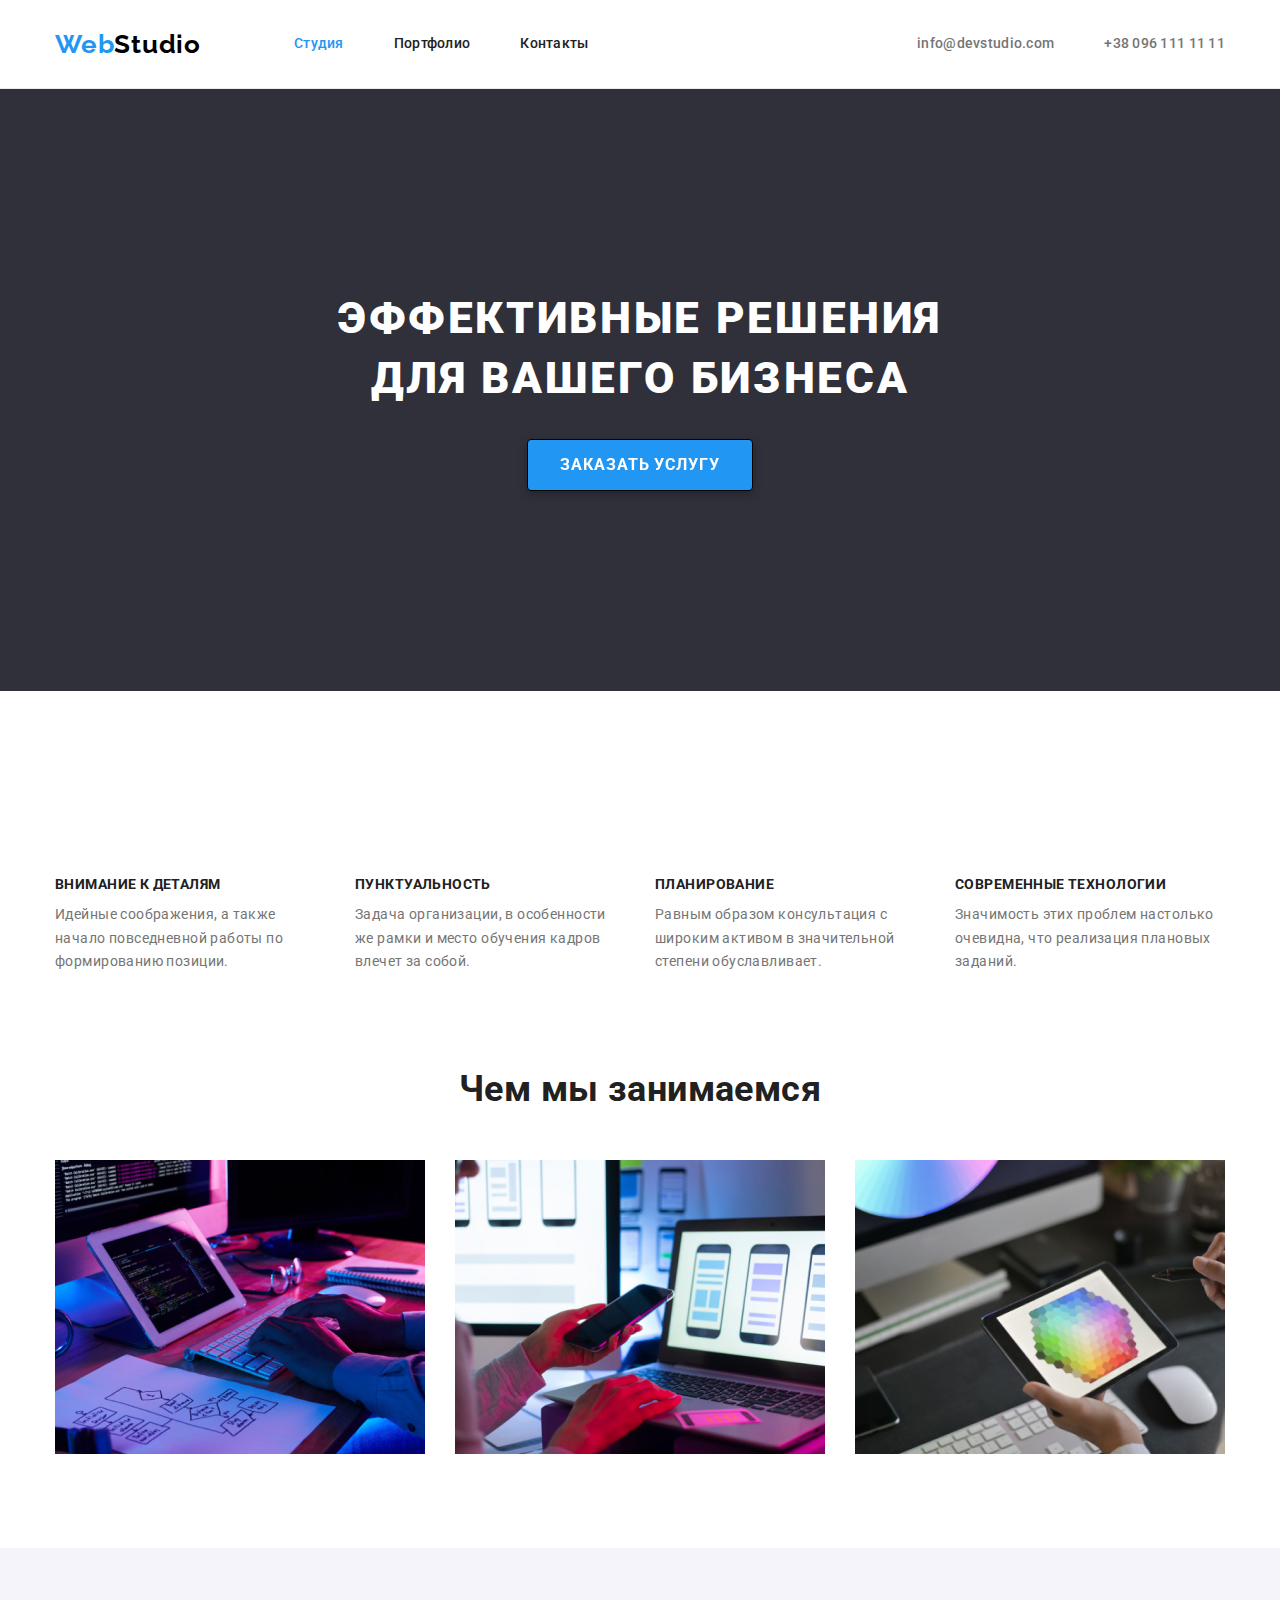
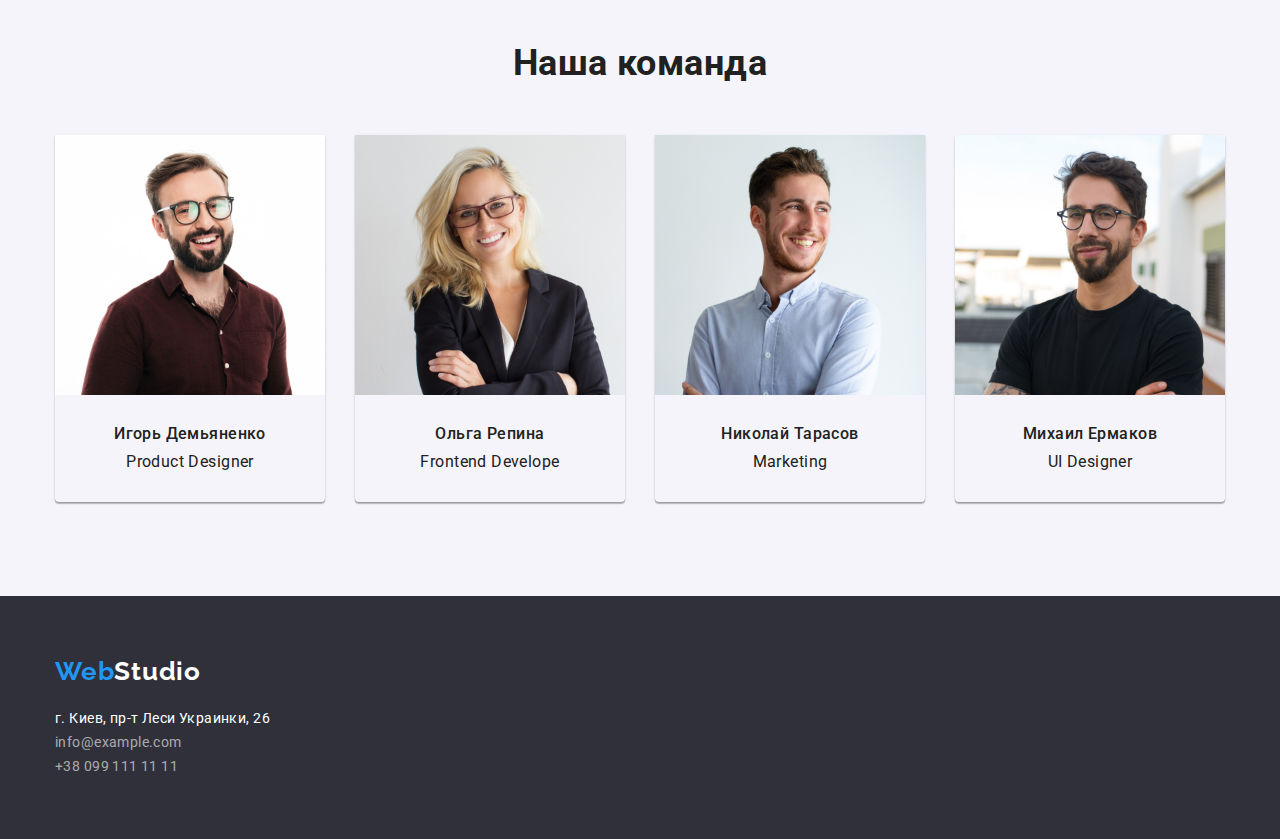
<file: index.html>
<!DOCTYPE html>
<html lang="ru">

<head>
    <meta charset="UTF-8">
    <meta http-equiv="X-UA-Compatible" content="IE=edge">
    <meta name="viewport" content="width=device-width, initial-scale=1.0">
    <title>Студия</title>
    <link rel="preconnect" href="https://fonts.googleapis.com">
    <link rel="preconnect" href="https://fonts.gstatic.com" crossorigin>
    <link rel="preconnect" href="https://fonts.googleapis.com">
    <link rel="preconnect" href="https://fonts.gstatic.com" crossorigin>
    <link href="https://fonts.googleapis.com/css2?family=Raleway:wght@700&family=Roboto:wght@400;500;700;900&display=swap"
        rel="stylesheet">
        <link rel="stylesheet" href="https://cdnjs.cloudflare.com/ajax/libs/modern-normalize/1.1.0/modern-normalize.min.css">
    <link rel="stylesheet" href="./css/styles.css">
</head>

<body>
    <!--Шапка сайта-->
    <header class="page-header">
     <div class="container header-container">
        <a href="" class="logo">Web<span class="logo-studio">Studio</span></a>
        <nav>
            <ul class="site-nav">
                <li class="header-item"><a href="" class="link current">Студия</a></li>
                <li class="header-item"><a href="./portfolio.html" class="link">Портфолио</a></li>
                <li class="header-item"><a href="" class="link">Контакты</a></li>
            </ul>
        </nav>
        <ul class="auth-nav">
            <li class="header-item"><a href="mailto:info@devstudio.com" class="link">info@devstudio.com</a></li>
            <li class="header-item"><a href="tel:+380961111111" class="link">+38 096 111 11 11</a></li>
        </ul>
        </div>
    </header>
    <main>
        <!--Головна картинка-->
        <section class="hero">
            <div class="container">
            <h1 class="hero-title">Эффективные решения для вашего бизнеса</h1>
            <button type="button" class="button primary">Заказать услугу</button>
            </div>
        </section>

        <!--Особливості-->
         <section class="section">
            <div class="container">
            <h2 class="section-title title-main">Особенности</h2>
            <ul class="feature-items">
                <li class="feature-content">
                    <h3 class="title">Внимание к деталям</h3>
                    <p>Идейные соображения, а также начало повседневной работы по формированию позиции.</p>
                </li>

                <li class="feature-content">
                    <h3 class="title">Пунктуальность</h3>
                    <p>Задача организации, в особенности же рамки и место обучения кадров влечет за собой.</p>
                </li>

                <li class="feature-content">
                    <h3 class="title">Планирование</h3>
                    <p>Равным образом консультация с широким активом в значительной степени обуславливает.</p>
                </li>

                <li class="feature-content">
                    <h3 class="title">Современные технологии</h3>
                    <p>Значимость этих проблем настолько очевидна, что реализация плановых заданий.</p>
                </li>
            </ul>
            </div>
        </section>
    
        <!--Чим ми займаємося-->
        <section class="section section-work">
            <div class="container">
            <h2 class="section-title">Чем мы занимаемся</h2>
            <ul class="work">
                <li class="work-items"><img src="./images/img1.jpg" alt="создание сайтов" width="370"> </li>
                <li class="work-items"> <img src="./images/img1.2.jpg" alt="работа на электронных носителях" width="370"></li>
                <li class="work-items"> <img src="./images/img1.3.jpg" alt="дизайн и графика" width="370"></li>
            </ul>
        </div>
        </section>

        <!--Команда-->
    
        <section class="team section">
            <div class="container">
            <h2 class="section-title">Наша команда</h2>
            <ul class="team-items">
                <li class="items-card"> 
                    <img src="./images/img.jpg" alt="фото дизайнер" width="270">
                     <div class="card-bottom">
                    <h3 class="title">Игорь Демьяненко</h3>
                    <p class="text" lang="en">Product Designer</p> 
                    </div>
                </li>
                <li class="items-card"><img src="./images/img2.jpg" alt="фото фронтэнд" width="270">
                    <div class="card-bottom">
                    <h3 class="title">Ольга Репина</h3>
                    <p class="text" lang="en">Frontend Develope</p>
                </div>
                </li>
                <li class="items-card"><img src="./images/img3.jpg" alt="фото маркетолог" width="270">
                    <div class="card-bottom">
                    <h3 class="title">Николай Тарасов</h3>
                    <p class="text" lang="en">Marketing</p>
                </div>
                </li>
                <li class="items-card"><img src="./images/img4.jpg" alt="фото інтерфейс дизайнер" width="270">
                    <div class="card-bottom">
                    <h3 class="title">Михаил Ермаков</h3>
                    <p class="text" lang="en">UI Designer</p>
                    </div>
                </li>
            </ul>
            </div>
        </section>
    </main>

    <!--Підвал-->
    <footer class="footer">
    <div class="container">
        <a href="" class="logo logo-bottom"> Web<span class="logo-white logo-bottom">Studio</span></a>
        <address>
            <ul>
                <li class="contact"><a href="" class="footer-address">г. Киев, пр-т Леси Украинки, 26</a> </li>
                <li class="contact"><a href="mailto:info@example.com" class="footer-contacts">info@example.com</a></li>
                <li class="contact"><a href="tel:+380991111111" class="footer-contacts">+38 099 111 11 11</a></li>
            </ul>
        </address>
        </div>
    </footer>
 

</body>

</html>
</file>
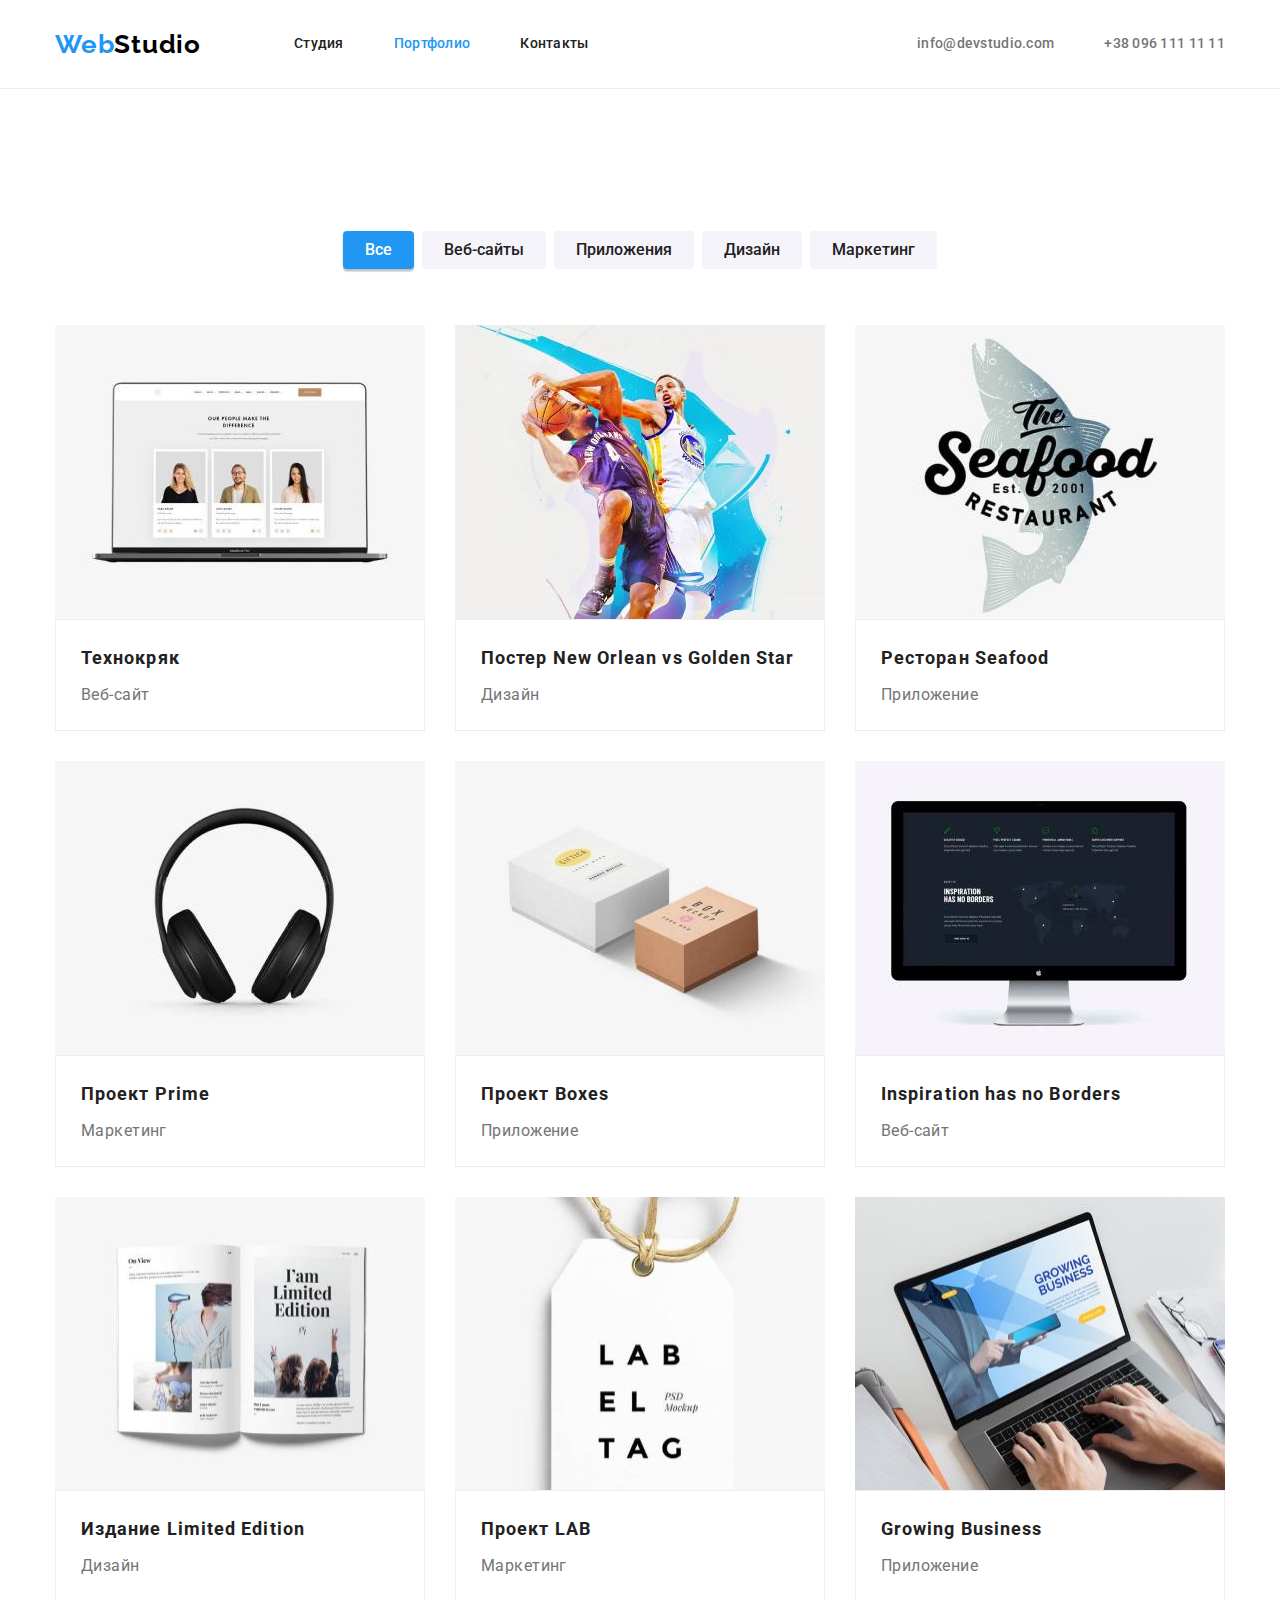
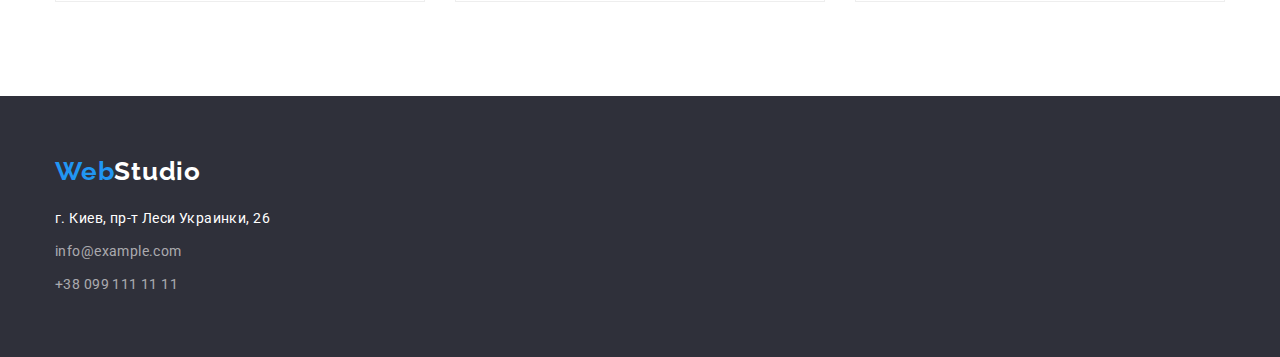
<file: portfolio.html>
<!DOCTYPE html>
<html lang="ru">

<head>
    <meta charset="UTF-8">
    <meta http-equiv="X-UA-Compatible" content="IE=edge">
    <meta name="viewport" content="width=device-width, initial-scale=1.0">
    <title>Портфолио</title>
    <link rel="preconnect" href="https://fonts.googleapis.com">
    <link rel="preconnect" href="https://fonts.gstatic.com" crossorigin>
    <link
        href="https://fonts.googleapis.com/css2?family=Raleway:wght@700&family=Roboto:wght@400;500;700;900&display=swap"
        rel="stylesheet">
        <link rel="stylesheet" href="https://cdnjs.cloudflare.com/ajax/libs/modern-normalize/1.1.0/modern-normalize.min.css">
    <link rel="stylesheet" href="./css/styles.css">
</head>

<body>
    <!--Шапка сайта-->
    <header class="page-header">
    <div class="container header-container">
        <a href="" class="logo">Web<span class="logo-studio">Studio</span></a>
        <nav>
            <ul class="site-nav">
                <li class="header-item"><a href="./index.html" class="link">Студия</a></li>
                <li class="header-item"><a href="./portfolio.html" class="link current">Портфолио</a></li>
                <li class="header-item"><a href="" class="link">Контакты</a></li>
            </ul>
        </nav>
        <ul class="auth-nav">
            <li class="header-item"><a href="mailto:info@devstudio.com" class="link">info@devstudio.com</a></li>
            <li class="header-item"><a href="tel:+380961111111" class="link">+38 096 111 11 11</a></li>
        </ul>
    </div>
    </header>
    <main>
        <!-- картинки робіт -->
        <section class="section">
            <div class="container">
            <h1 class="title-main ">портфель работ</h1>
            <ul class="filter button">
                <li class="filter-item"><button type="button" class="button secondary current">Все</button></li>
                <li class="filter-item"><button type="button" class="button secondary web">Веб-сайты</button></li>
                <li class="filter-item"><button type="button" class="button secondary application">Приложения</button></li>
                <li class="filter-item"><button type="button" class="button secondary desing">Дизайн</button></li>
                <li class="filter-item"><button type="button" class="button secondary marketing">Маркетинг</button></li>
            </ul>
            <ul class="images-items">
                <li class="card-set"><img src="./images/techno.jpg" alt="технокряк" width="370">
                    <div class="portfolio-bottom">
                    <h2 class="images-items-title">Технокряк</h2>
                    <p>Веб-сайт</p>
                </div>
                </li>
                <li class="card-set"><img src="./images/poster.jpg" alt="постер баскетбол" width="370">
                <div class="portfolio-bottom">
                    <h2 class="images-items-title">Постер New Orlean vs Golden Star</h2>
                    <p>Дизайн</p>
                    </div>
                </li>
                <li class="card-set"><img src="./images/restoran.jpg" alt="приложение ресторан" width="370">
                    <div class="portfolio-bottom">
                    <h2 class="images-items-title">Ресторан Seafood</h2>
                    <p>Приложение</p>
                    </div>
                </li>
                <li class="card-set"><img src="./images/prime.jpg" alt="наушники" width="370">
                    <div class="portfolio-bottom">
                    <h2 class="images-items-title">Проект Prime</h2>
                    <p>Маркетинг</p>
                    </div>
                </li>
                <li class="card-set"><img src="./images/box.jpg" alt="коробка" width="370">
                <div class="portfolio-bottom">
                    <h2 class="images-items-title">Проект Boxes</h2>
                    <p>Приложение</p>
                    </div>
                </li>
                <li class="card-set"><img src="./images/insp.jpg" alt="вдохновение" width="370">
                    <div class="portfolio-bottom">
                    <h2 class="images-items-title">Inspiration has no Borders</h2>
                    <p>Веб-сайт</p>
                    </div>
                </li>
                <li class="card-set"><img src="./images/book.jpg" alt="издание" width="370">
                <div class="portfolio-bottom">
                    <h2 class="images-items-title">Издание Limited Edition</h2>
                    <p>Дизайн</p>
                    </div>
                </li>
                <li class="card-set"><img src="./images/lab.jpg" alt="проект" width="370">
                    <div class="portfolio-bottom">
                    <h2 class="images-items-title">Проект LAB</h2>
                    <p>Маркетинг</p>
                    </div>
                </li>
                <li class="card-set"><img src="./images/busines.jpg" alt="развитие бизнеса" width="370">
                    <div class="portfolio-bottom">
                    <h2 class="images-items-title">Growing Business</h2>
                    <p>Приложение</p>
                    </div>
                </li>
            </ul>
            </div>
        </section>
       
    </main>

    <!--Підвал-->
    <footer class="footer">
        <div class="container">
        <a href="" class="logo logo-bottom">Web<span class="logo-white logo-bottom">Studio</span></a>
        <address>
            <ul>
                <li class="contact-item"><a href="" class="footer-address">г. Киев, пр-т Леси Украинки, 26</a> </li>
                <li class="contact-item"><a href="mailto:info@example.com" class="footer-contacts">info@example.com</a></li>
                <li class="contact-item"><a href="tel:+380991111111" class="footer-contacts">+38 099 111 11 11</a></li>
            </ul>
        </address>
        </div>
    </footer>
    
    
</body>

</html>



















</body>

</html>
</file>
<file: css/styles.css>
:root {
  --basic-text-color: #757575;
  --text-color: #212121;
  --accent-color: #2196f3;
  --basic-bg-color: #ffffff;
  --secondary-bg-color: #f5f4fa;
  --bg-color: #2f303a;
  --text-white-color: #ffffff;
  --card-set-marg: 30px;
}

body {
  background-color: var(--basic-bg-color);
  color: var(--basic-text-color);
  font-family: roboto, sans-serif;
  font-weight: 400;
  font-size: 14px;
  line-height: 1.71;
  letter-spacing: 0.03em;
}

.container {
  width: 1200px;
  padding-left: 15px;
  padding-right: 15px;
  margin: 0 auto;
}

.section {
  padding-top: 94px;
  padding-bottom: 94px;
}

img {
  display: block;
  max-width: 100%;
  height: auto;
}

/* знімаємо маржини з заголовків і абзаців */
h1,
h2,
h3,
p {
  padding: 0;
  margin: 0;
}

/* обнуляція списку */
ul {
  list-style: none;
  padding: 0;
  margin: 0;
  marker: none;
}

/* ссилки */
.link {
  color: var(--text-color);
  text-decoration: none;
  font-weight: 500;
  line-height: 1.14;
  letter-spacing: 0.02em;
}

/* заголовки*/

.section-title {
  color: var(--text-color);
  font-weight: 700;
  font-size: 36px;
  line-height: 1.17;
  margin-bottom: 50px;
  text-align: center;
}

.title-main {
  visibility: hidden;
}

/* кнопки */
.button {
  display: flex;
  border-radius: 4px;
  margin-top: 0;
  justify-content: center;

  font-family: inherit;
  font-size: 16px;
  align-items: center;
  cursor: pointer;
}

/* хедер */
.header-container {
  display: flex;
  align-items: center;
}

.page-header {
  border-bottom: 1px solid#ececec;
}
/* логотип */
.logo {
  display: block;
  color: var(--accent-color);
  text-decoration: none;
  font-family: Raleway, sans-serif;
  font-weight: 700;
  font-size: 26px;
  line-height: 1.19;
  letter-spacing: 0.03em;
  margin-right: 93px;
}

.logo-studio {
  color: #000000;
}
/* логотип футер */

.logo-white {
  color: var(--text-white-color);
}

.logo-bottom {
  margin-bottom: 20px;
  margin-right: 0;
}

.header-item:not(:last-child) {
  margin-right: 50px;
}

.header-item {
  padding-top: 32px;
  padding-bottom: 32px;
}

/* навигація */
.site-nav {
  display: flex;
  align-items: center;
}

.site-nav .link:hover,
.site-nav .link:focus {
  color: var(--accent-color);
}
.site-nav .link.current {
  color: var(--accent-color);
}

.auth-nav {
  display: flex;
  margin-left: auto;
  align-items: center;
}
.auth-nav .link {
  color: var(--basic-text-color);
}

.auth-nav .link:hover,
.auth-nav .link:focus {
  color: var(--accent-color);
}

/* герой */
.hero {
  padding-top: 200px;
  padding-bottom: 200px;
  background-color: var(--bg-color);
  text-align: center;
}

.hero-title {
  color: var(--text-white-color);
  font-weight: 900;
  font-size: 44px;
  line-height: 1.36;
  letter-spacing: 0.06em;
  text-transform: uppercase;

  max-width: 696px;
  margin: 0 auto;
  margin-bottom: 30px;
}

.primary {
  background-color: var(--accent-color);
  color: var(--text-white-color);
  font-weight: 700;
  line-height: 1.87;

  padding: 10px 32px;
  min-width: 200px;
  margin: 0 auto;

  text-transform: uppercase;
  letter-spacing: 0.06em;
  border: 1px solid #000000;
  filter: drop-shadow(0px 4px 4px rgba(0, 0, 0, 0.25));
}

.button .primary:hover,
.button .primary:focus {
  background-color: var(--accent-color);
  color: var(--text-white-color);
}

/* функції */

.feature-items {
  display: flex;
}

.feature-content:not(:last-child) {
  margin-right: var(--card-set-marg);
  max-width: 270px;
}

.feature-items .title {
  color: var(--text-color);
  font-weight: 700;
  font-size: inherit;
  line-height: 1.14;
  text-transform: uppercase;
  margin-bottom: 10px;
}

/* чим ми займаємося */
.section-work {
  padding-top: 0;
}
.work {
  display: flex;
  margin-left: calc(-1 * var(--card-set-marg));
}
.work-items {
  flex-basis: calc(100% / 3 - var(--card-set-marg));
  margin-left: var(--card-set-marg);
}

/* команда */
.team {
  background-color: var(--secondary-bg-color);
}

.team-items {
  display: flex;
  margin-left: calc(-1 * var(--card-set-marg));
}

.items-card {
  flex-basis: calc(100% / 4 - var(--card-set-marg));
  margin-left: var(--card-set-marg);
  overflow: hidden;

  box-shadow: 0px 1px 3px rgba(0, 0, 0, 0.12), 0px 1px 1px rgba(0, 0, 0, 0.14),
    0px 2px 1px rgba(0, 0, 0, 0.2);
  border-radius: 0px 0px 4px 4px;
}

.team-items .title {
  color: var(--text-color);
  font-weight: 500;
  font-size: 16px;
  line-height: 1.18;
  text-align: center;
  margin-bottom: 10px;
}

.team-items .text {
  color: var(--text-color);
  font-size: 16px;
  line-height: 1.18;
  text-align: center;
}

.card-bottom {
  padding-top: var(--card-set-marg);
  padding-bottom: var(--card-set-marg);
}

/* футер */
.footer {
  background-color: var(--bg-color);
  line-height: 1.71;

  padding-top: 60px;
  padding-bottom: 60px;
}
.contact-item:not(:last-child) {
  margin-bottom: 9px;
}

.footer-address {
  color: var(--text-white-color);
  text-decoration: none;
  font-style: normal;
}

.footer-contacts {
  color: rgba(255, 255, 255, 0.6);
  text-decoration: none;
  font-style: normal;
}

.footer-address:hover,
.footer-address:focus {
  color: var(--accent-color);
}

.footer-contacts:hover,
.footer-contacts:focus {
  color: var(--accent-color);
}

/* фільтер портфоліо */

.filter-item:not(:last-child) {
  margin-right: 8px;
}

.filter {
  margin-bottom: 56px;
}

.secondary {
  background-color: var(--secondary-bg-color);
  color: var(--text-color);
  font-weight: 500;
  line-height: 1.62;

  padding: 6px 22px;
  border: transparent;
}

.button .secondary:hover,
.button .secondary:focus {
  background-color: var(--accent-color);
  color: var(--text-white-color);
  box-shadow: 0px 3px 1px rgba(0, 0, 0, 0.1), 0px 1px 2px rgba(0, 0, 0, 0.08),
    0px 2px 2px rgba(0, 0, 0, 0.12);
}

.button .secondary.current {
  background-color: var(--accent-color);
  color: var(--text-white-color);
  max-width: 73px;
  box-shadow: 0px 3px 1px rgba(0, 0, 0, 0.1), 0px 1px 2px rgba(0, 0, 0, 0.08),
    0px 2px 2px rgba(0, 0, 0, 0.12);
}
.button .secondary .web {
  max-width: 128px;
}
.button .secondary .application {
  max-width: 145px;
}

.button .secondary .desing {
  max-width: 103px;
}
.button .secondary .marketing {
  max-width: 130px;
}

/* картинки портфоліо */

.images-items {
  display: flex;
  flex-wrap: wrap;
  margin-left: calc(-1 * var(--card-set-marg));
  margin-top: calc(-1 * var(--card-set-marg));

  color: var(--basic-text-color);
  font-size: 16px;
  line-height: 1.87;
}

.images-items-title {
  color: var(--text-color);
  font-family: inherit;
  font-weight: 700;
  font-size: 18px;
  line-height: 2;
  letter-spacing: 0.06em;
  margin-bottom: 4px;
}

.card-set {
  flex-basis: calc(100% / 3 - var(--card-set-marg));
  margin-left: var(--card-set-marg);
  margin-top: var(--card-set-marg);
}

.portfolio-bottom {
  padding: 20px 25px 20px 25px;
  background: #ffffff;
  border: 1px solid #eeeeee;
  box-sizing: border-box;
}
</file>
